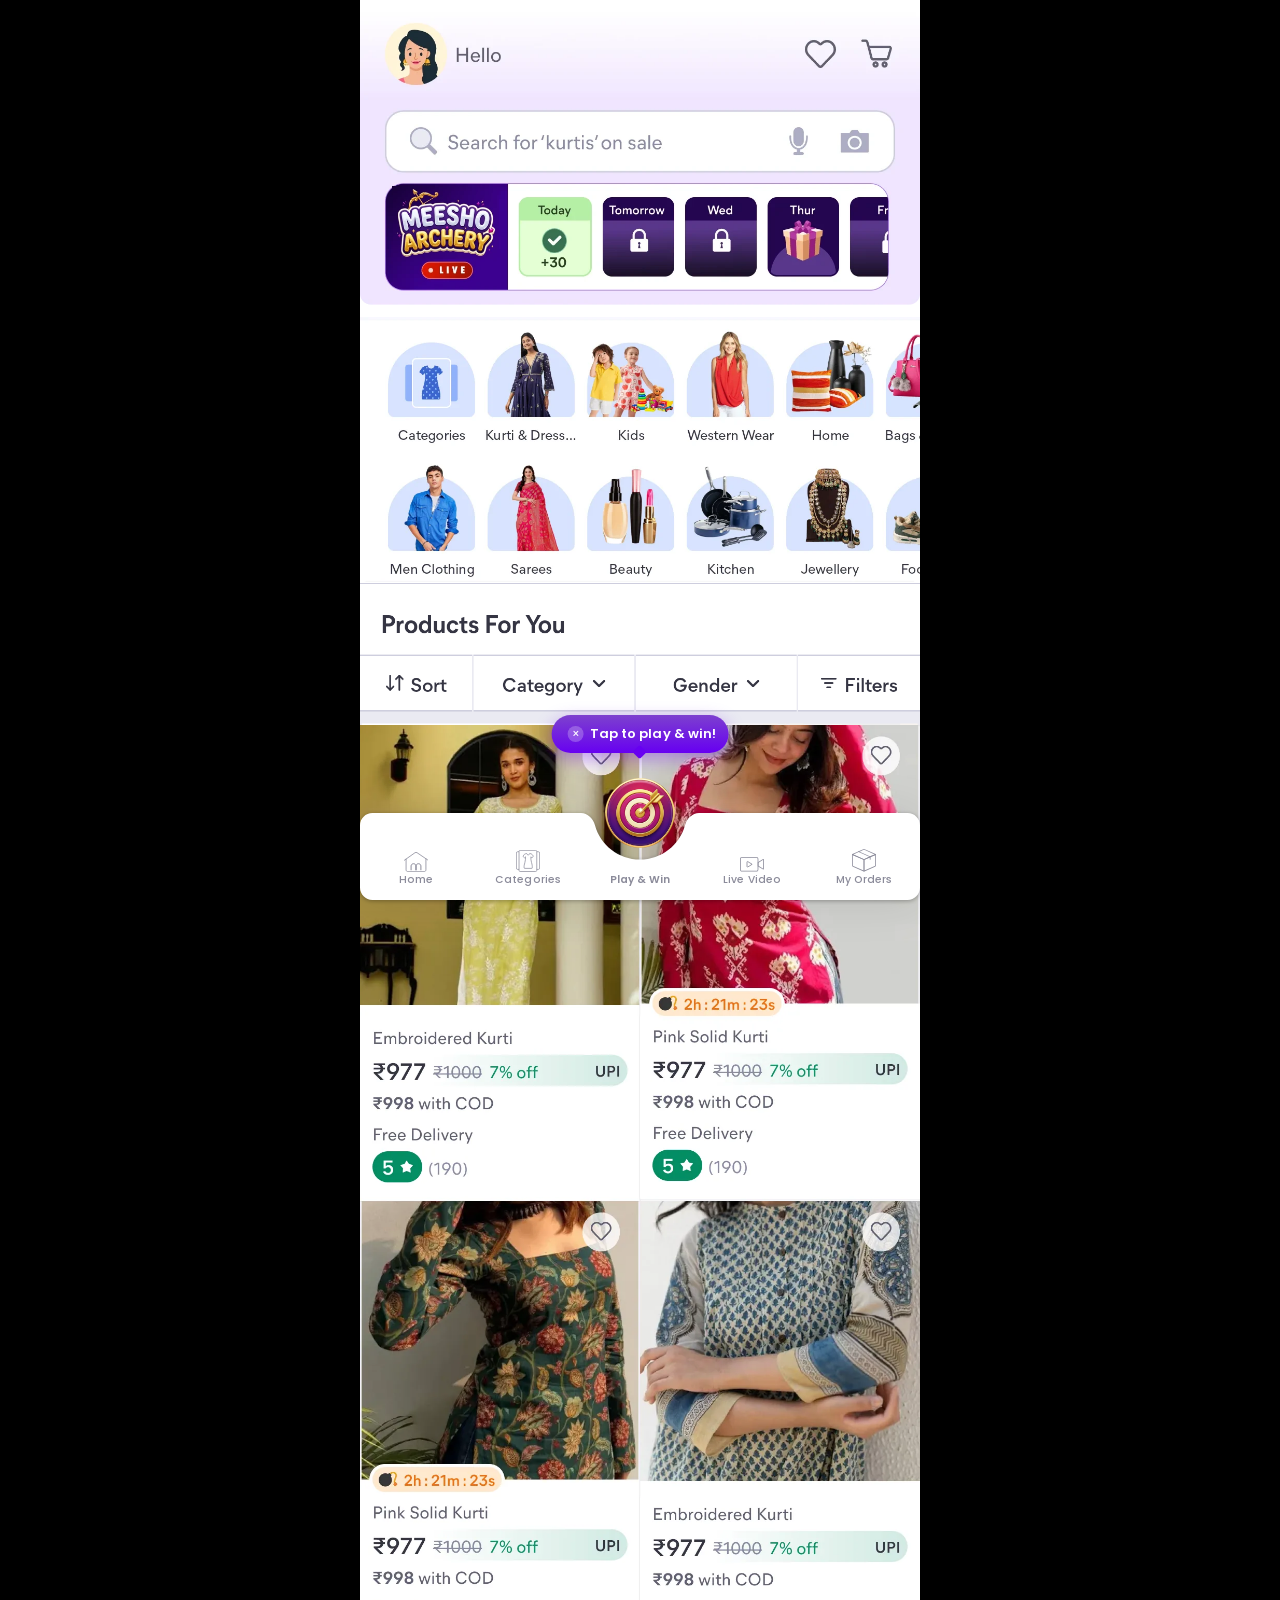
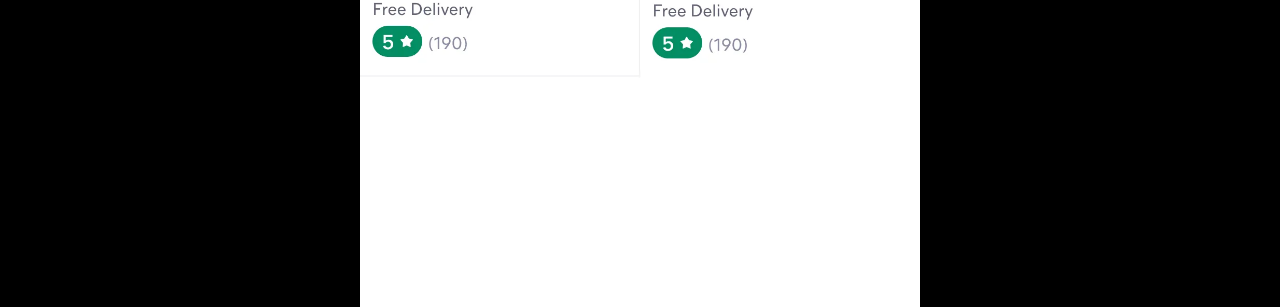
<file: index.html>
<!DOCTYPE html>
<html lang="en">
<head>
  <meta charset="UTF-8" />
  <title>Meesho</title>
  <meta name="viewport" content="width=device-width, initial-scale=1, maximum-scale=1, viewport-fit=cover" />
  <meta name="theme-color" content="#ffffff" />
  <link rel="preconnect" href="https://fonts.googleapis.com" />
  <link rel="preconnect" href="https://fonts.gstatic.com" crossorigin />
  <link href="https://fonts.googleapis.com/css2?family=Poppins:wght@500;600&display=swap" rel="stylesheet" />
  <link rel="stylesheet" href="css/style.css" />
  <link rel="stylesheet" href="css/home.css" />
</head>
<body>
  <main class="screen home-screen" id="home-screen">
    <div class="home-content">
      <div class="home-block">
        <img class="home-img" src="assets/images/home/header.webp" alt="Meesho home header with search and daily rewards" width="1080" height="611" />
        <button class="widget-hotspot" id="widget-hotspot" aria-label="Open Meesho Archery game"></button>
      </div>

      <img class="home-img" src="assets/images/home/categories.webp" alt="Shop by category" width="1080" height="511" />
      <img class="home-img" src="assets/images/home/filters.png" alt="Products for you" width="1080" height="276" />
      <img class="home-img" src="assets/images/home/products.webp" alt="Recommended products" width="1080" height="2046" />

      <div class="home-nav-spacer" aria-hidden="true"></div>
    </div>

    <nav class="bottom-nav" aria-label="Primary">
      <div class="nav-nudge" id="nav-nudge" role="status">
        <button class="nav-nudge__close" id="nav-nudge-close" type="button" aria-label="Dismiss">&times;</button>
        <span>Tap to play &amp; win!</span>
        <span class="nav-nudge__tail" aria-hidden="true"></span>
      </div>

      <img class="bottom-nav__surface" src="assets/images/home/nav-surface.svg" alt="" aria-hidden="true" />

      <div class="bottom-nav__row">
        <button class="nav-item" type="button">
          <svg viewBox="0 0 24.2317 20.28" fill="none" xmlns="http://www.w3.org/2000/svg">
            <path d="M0.400032 8.31479L11.065 0.745629C11.6969 0.297211 12.5407 0.288151 13.182 0.722898L23.8317 7.94239" stroke="currentColor" stroke-width="0.8" stroke-linecap="round"/>
            <path d="M2.108 7.16096V18.0229C2.108 19.0485 2.93948 19.88 3.96515 19.88H20.2663C21.292 19.88 22.1234 19.0485 22.1234 18.0229V6.91459" stroke="currentColor" stroke-width="0.8" stroke-linecap="round"/>
            <g transform="translate(6.66, 11.31)">
              <path d="M5.41244 6.71033V2.81773C5.41078 2.20352 5.15113 1.61493 4.69027 1.18062C4.22941 0.746302 3.60482 0.501573 2.95307 0.500004C2.30189 0.501578 1.67796 0.746496 1.2181 1.18098C0.758245 1.61547 0.499998 2.20407 0.5 2.81773V6.74" stroke="currentColor" stroke-linecap="round" stroke-linejoin="round"/>
              <path d="M10.407 6.71033V2.81773C10.407 2.20407 10.1487 1.61547 9.68885 1.18098C9.22899 0.746496 8.60506 0.501578 7.95389 0.500004V0.500004C7.30271 0.501578 6.67878 0.746496 6.21892 1.18098C5.75907 1.61547 5.50082 2.20407 5.50082 2.81773V6.74" stroke="currentColor" stroke-linecap="round" stroke-linejoin="round"/>
            </g>
          </svg>
          <span>Home</span>
        </button>

        <button class="nav-item" type="button">
          <svg viewBox="0 0 24.1429 22" fill="none" xmlns="http://www.w3.org/2000/svg">
            <path d="M1.65332 1.72852H22.4902C23.2266 1.72863 23.7715 2.26998 23.7715 2.87402V18.4043C23.7714 19.0109 23.2237 19.5575 22.4902 19.5576H1.65332C0.919769 19.5576 0.371227 19.0109 0.371094 18.4043V2.87402C0.371094 2.26991 0.916852 1.72852 1.65332 1.72852Z" stroke="currentColor" stroke-width="0.742857"/>
            <path d="M4.08691 0.371094H19.8535C20.4272 0.371094 20.8846 0.829143 20.8848 1.38379V20.6162C20.8846 21.1709 20.4272 21.6289 19.8535 21.6289H4.08691C3.51326 21.6289 3.05587 21.1709 3.05566 20.6162V1.38379C3.05587 0.829142 3.51326 0.371094 4.08691 0.371094Z" fill="var(--home-nav-bg,#fff)" stroke="currentColor" stroke-width="0.742857"/>
            <path fill-rule="evenodd" clip-rule="evenodd" d="M15.8156 7.69062C15.8906 7.76562 16.0031 7.76563 16.0875 7.7L17.4 6.5375C17.475 6.4625 17.4937 6.35 17.4468 6.25625C16.9687 5.34688 16.3312 4.63438 16.0781 4.3625L15.8062 4.14687C15.3656 3.9125 14.6906 3.65 13.8375 3.5C13.7531 4.14687 13.275 4.67187 12.6562 4.83125C12.6187 4.83125 12.5906 4.85 12.5531 4.85C12.4593 4.86875 12.3656 4.87813 12.2718 4.87813C12.1781 4.87813 12.0843 4.86875 11.9906 4.85C11.9531 4.85 11.925 4.84062 11.8875 4.83125C11.2687 4.67187 10.7906 4.14687 10.7062 3.5C9.86247 3.65 9.19684 3.90313 8.75622 4.1375C8.64372 4.20313 8.54997 4.27813 8.45622 4.37188C8.19372 4.65313 7.57497 5.35625 7.09684 6.25625C7.04997 6.35 7.06872 6.4625 7.14372 6.5375L8.45622 7.7C8.54059 7.76563 8.65309 7.76562 8.72809 7.69062L9.59997 6.85625C9.78747 8.59062 9.45934 10.6531 8.96247 12.3969C8.66247 13.4469 8.37184 14.45 8.25934 15.3594V15.425C8.14684 16.2688 8.05309 17.0937 8.21247 18.0969C8.24997 18.3219 8.45622 18.5 8.68122 18.5H15.8718C16.1062 18.5 16.3125 18.3312 16.3406 18.0969C16.4906 17.1031 16.4062 16.2781 16.2937 15.425V15.3594C16.1812 14.45 15.8906 13.4469 15.5906 12.3969C15.0937 10.6531 14.7656 8.59062 14.9531 6.85625L15.825 7.69062H15.8156Z" stroke="currentColor" stroke-width="0.742857" stroke-linejoin="round"/>
          </svg>
          <span>Categories</span>
        </button>

        <button class="nav-item nav-item--play" id="play-win-btn" type="button" aria-label="Play and win — open Meesho Archery">
          <span class="nav-item__badge">
            <img src="assets/images/home/playwin-badge.webp" alt="" width="400" height="400" />
          </span>
          <span>Play &amp; Win</span>
        </button>

        <button class="nav-item" type="button">
          <svg viewBox="0 0 24.1429 14.6064" fill="none" xmlns="http://www.w3.org/2000/svg">
            <path d="M16.6957 0.789286C17.2436 0.789286 17.7079 1.38357 17.7079 2.08929V12.5264C17.7079 13.2321 17.2436 13.8264 16.6957 13.8264H1.80143C1.25357 13.8264 0.789286 13.2321 0.789286 12.5264V2.08929C0.789286 1.38357 1.25357 0.789286 1.80143 0.789286H16.6957ZM16.6957 0L1.80143 0C0.807857 0 0 0.937857 0 2.08929V12.5264C0 13.6779 0.807857 14.6157 1.80143 14.6157H16.6957C17.6893 14.6157 18.4971 13.6779 18.4971 12.5264V2.08929C18.4971 0.937857 17.6893 0 16.6957 0Z" fill="currentColor"/>
            <path d="M23.3536 2.85071V11.765L18.6271 8.92357V5.71071L23.3536 2.84143M23.5207 1.90357C23.4464 1.90357 23.3721 1.92214 23.2979 1.95L17.8471 5.265V9.36929L23.2979 12.6564C23.3721 12.6936 23.4464 12.7029 23.5207 12.7029C23.855 12.7029 24.1429 12.3779 24.1429 11.9414V2.68357C24.1429 2.23786 23.855 1.91286 23.5207 1.91286V1.90357Z" fill="currentColor"/>
            <path fill-rule="evenodd" clip-rule="evenodd" d="M11.635 6.98286L7.79071 4.58714C7.475 4.39214 7.06643 4.615 7.06643 4.98643V9.61071C7.06643 9.97286 7.46571 10.205 7.78143 10.0193L11.6257 7.79071C11.9321 7.61429 11.9414 7.16857 11.635 6.97357V6.98286Z" stroke="currentColor" stroke-width="0.85" stroke-linecap="round" stroke-linejoin="round"/>
          </svg>
          <span>Live Video</span>
        </button>

        <button class="nav-item" type="button">
          <svg viewBox="0 0 22 20.7392" fill="none" xmlns="http://www.w3.org/2000/svg">
            <path d="M21.6531 4.58795C21.6531 4.58795 21.6277 4.57102 21.6108 4.57102L11.6092 0.137175C11.2115 -0.0405168 10.7715 -0.0405168 10.3654 0.137175L6.08385 2.03256L5.21231 2.42179L0.346923 4.58795C0.135385 4.68948 0 4.90102 0 5.15487V5.20564L0.702308 5.51871L0.998462 5.6541L10.6362 9.92718L10.9831 10.0879L11.3385 9.92718L16.2969 7.72718L17.0077 7.4141L20.9846 5.6541L21.2808 5.51871L21.9831 5.20564V5.15487C21.9831 4.90102 21.8392 4.68948 21.6362 4.58795H21.6531ZM16.7454 6.76256L15.8823 7.15179L11.0169 9.31795L1.22692 4.96871L6.09231 2.81102L6.96385 2.42179L10.6531 0.780252C10.8731 0.687176 11.11 0.687176 11.33 0.780252L20.7731 4.96871L16.7454 6.76256Z" fill="currentColor"/>
            <path d="M21.6532 4.58691L20.7817 4.96768L16.754 6.76153L15.8909 7.15076L11.0256 9.31691L10.6786 9.47768V20.5708L11.0425 20.74L11.3809 20.5792L21.1202 16.2469C21.6702 16.0015 22.0256 15.4515 22.0256 14.8508V5.15384C22.0256 4.89999 21.8817 4.68845 21.6786 4.58691H21.6532ZM21.2979 14.8508C21.2979 15.1723 21.1032 15.4685 20.8071 15.6038L11.364 19.8092V9.93461L16.3225 7.73461L17.0332 7.42153L21.0102 5.65307L21.3063 5.51768V14.8508H21.2979ZM17.0248 7.41307L16.314 7.72615L17.0248 7.42153L21.0017 5.65307L17.0248 7.41307Z" fill="currentColor"/>
            <path d="M11 9.31691L1.22697 4.96768L0.355427 4.58691C0.143889 4.68845 0.00850423 4.89999 0.00850423 5.15384V14.8592C0.00850423 15.4685 0.363889 16.0185 0.913889 16.2554L10.6531 20.5708L11.017 20.74L11.3554 20.5792V9.47768L11.0085 9.31691H11ZM10.6447 19.8008L1.19312 15.6208C0.905427 15.4854 0.710812 15.1892 0.710812 14.8592V5.51768L1.00697 5.65307L10.6447 9.93461V19.8092V19.8008Z" fill="currentColor"/>
            <path d="M17.0162 7.11615V9.57C17.0162 9.76462 16.8554 9.91692 16.6608 9.91692C16.4662 9.91692 16.3138 9.75615 16.3138 9.57V7.33615L15.8823 7.14154L6.09231 2.81769L5.22077 2.42846L6.09231 2.03923L6.96385 2.42846L16.7454 6.76923L16.8131 6.80308C16.94 6.86231 17.0246 6.98923 17.0246 7.12462L17.0162 7.11615Z" fill="currentColor"/>
          </svg>
          <span>My Orders</span>
        </button>
      </div>
    </nav>
  </main>

  <script src="js/home.js"></script>
</body>
</html>
</file>
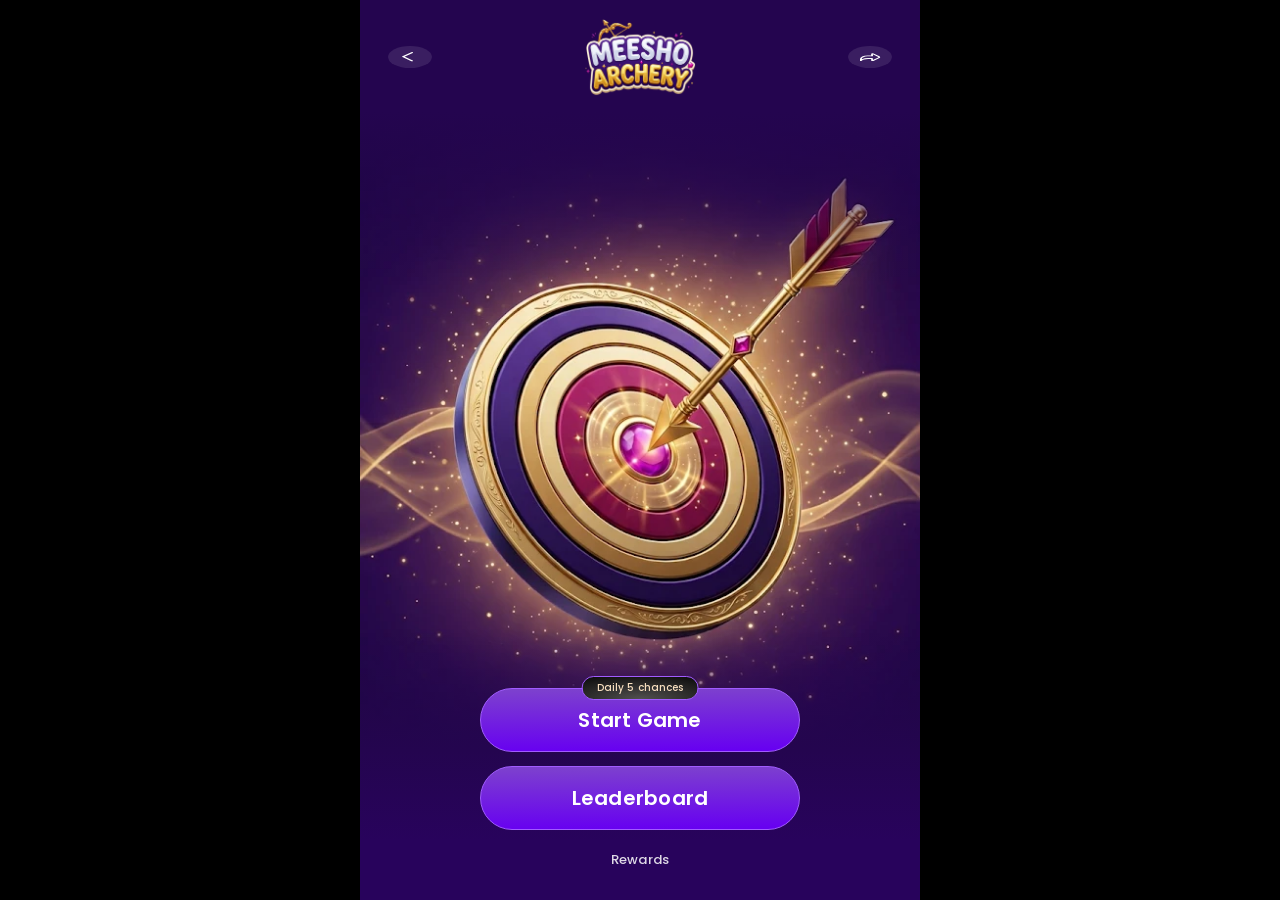
<file: landing.html>
<!DOCTYPE html>
<html lang="en">
<head>
  <meta charset="UTF-8" />
  <title>Meesho Archery</title>
  <meta name="viewport" content="width=device-width, initial-scale=1, maximum-scale=1, viewport-fit=cover" />
  <meta name="theme-color" content="#2a0b55" />
  <link rel="preconnect" href="https://fonts.googleapis.com" />
  <link rel="preconnect" href="https://fonts.gstatic.com" crossorigin />
  <link href="https://fonts.googleapis.com/css2?family=Poppins:wght@500;600&display=swap" rel="stylesheet" />
  <link rel="stylesheet" href="css/style.css" />
  <link rel="stylesheet" href="css/landing.css" />
</head>
<body>
  <main class="screen landing-screen" id="landing-screen">
    <header class="app-header">
      <button class="icon-btn" id="back-btn" aria-label="Back">
        <img src="assets/images/icon-back.svg" alt="" />
      </button>

      <div class="logo">
        <img class="logo__mark" src="assets/images/logo-mark-new.webp" alt="Meesho Archery" width="912" height="636" />
      </div>

      <button class="icon-btn" id="share-btn" aria-label="Share">
        <img src="assets/images/icon-share.svg" alt="" />
      </button>
    </header>

    <div class="landing-stage">
      <div class="hero">
        <img class="hero__image" src="assets/images/hero.webp" alt="Archery target with a golden arrow" width="572" height="1024" />
        <div class="hero__fade-top"></div>
      </div>

      <div class="landing-actions">
        <div class="play-gate">
          <div class="plays-chip" id="landing-plays-chip">
            <span class="plays-chip__text" id="landing-plays-chip-text"></span>
          </div>
          <button class="btn btn--primary" id="start-game-btn">Start Game</button>
        </div>
        <button class="btn btn--secondary" id="leaderboard-btn">Leaderboard</button>
        <button class="link-btn" id="rewards-btn">Rewards</button>
      </div>
    </div>
  </main>

  <script type="module" src="js/main.js?v=3"></script>
</body>
</html>
</file>
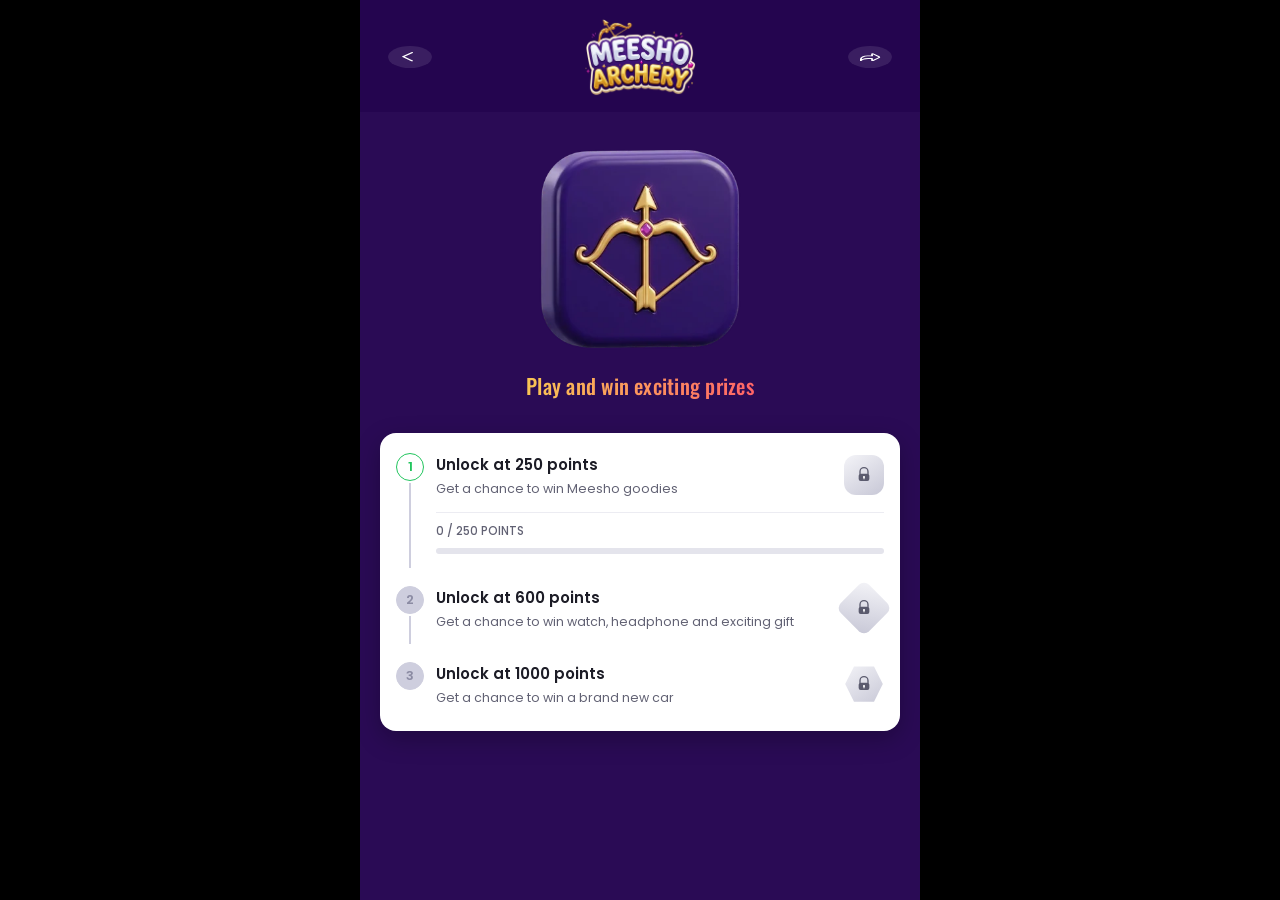
<file: rewards.html>
<!DOCTYPE html>
<html lang="en">
<head>
  <meta charset="UTF-8" />
  <title>Meesho Archery - Rewards</title>
  <meta name="viewport" content="width=device-width, initial-scale=1, maximum-scale=1, viewport-fit=cover" />
  <meta name="theme-color" content="#2a0b55" />
  <link rel="preconnect" href="https://fonts.googleapis.com" />
  <link rel="preconnect" href="https://fonts.gstatic.com" crossorigin />
  <link href="https://fonts.googleapis.com/css2?family=Poppins:wght@500;600&family=Oswald:wght@500;600&display=swap" rel="stylesheet" />
  <link rel="stylesheet" href="css/style.css" />
  <link rel="stylesheet" href="css/rewards.css" />
</head>
<body>
  <main class="screen rewards-screen" id="rewards-screen">
    <header class="app-header">
      <button class="icon-btn" id="back-btn" aria-label="Back">
        <img src="assets/images/icon-back.svg" alt="" />
      </button>

      <div class="logo">
        <img class="logo__mark" src="assets/images/logo-mark-new.webp" alt="Meesho Archery" width="912" height="636" />
      </div>

      <button class="icon-btn" id="share-btn" aria-label="Share">
        <img src="assets/images/icon-share.svg" alt="" />
      </button>
    </header>

    <div class="rewards-hero">
      <div class="rewards-hero__icon">
        <img src="assets/images/rewards-bow-icon.webp" alt="Bow and arrow" width="320" height="320" />
      </div>
      <p class="rewards-hero__tagline">Play and win exciting prizes</p>
    </div>

    <div class="rewards-card">
      <ul class="tier-list">
        <li class="tier tier--current">
          <div class="tier__marker">
            <span class="tier__circle">1</span>
            <span class="tier__line"></span>
          </div>
          <div class="tier__body">
            <div class="tier__row">
              <div class="tier__text">
                <h3 class="tier__title">Unlock at 250 points</h3>
                <p class="tier__desc">Get a chance to win Meesho goodies</p>
              </div>
              <span class="lock-badge lock-badge--square" aria-hidden="true">
                <svg viewBox="0 0 24 24" fill="none">
                  <path d="M6 10V7a6 6 0 1 1 12 0v3" stroke="#5b5b6e" stroke-width="2" stroke-linecap="round" />
                  <rect x="4" y="10" width="16" height="11" rx="3" fill="#5b5b6e" />
                  <circle cx="12" cy="15" r="1.6" fill="#fff" />
                  <rect x="11.2" y="15.4" width="1.6" height="3" fill="#fff" />
                </svg>
              </span>
            </div>
            <div class="tier__progress">
              <span class="tier__progress-label">0 / 250 POINTS</span>
              <div class="tier__progress-track">
                <div class="tier__progress-fill"></div>
              </div>
            </div>
          </div>
        </li>

        <li class="tier">
          <div class="tier__marker">
            <span class="tier__circle">2</span>
            <span class="tier__line"></span>
          </div>
          <div class="tier__body">
            <div class="tier__row">
              <div class="tier__text">
                <h3 class="tier__title">Unlock at 600 points</h3>
                <p class="tier__desc">Get a chance to win watch, headphone and exciting gift</p>
              </div>
              <span class="lock-badge lock-badge--diamond" aria-hidden="true">
                <svg viewBox="0 0 24 24" fill="none">
                  <path d="M6 10V7a6 6 0 1 1 12 0v3" stroke="#5b5b6e" stroke-width="2" stroke-linecap="round" />
                  <rect x="4" y="10" width="16" height="11" rx="3" fill="#5b5b6e" />
                  <circle cx="12" cy="15" r="1.6" fill="#fff" />
                  <rect x="11.2" y="15.4" width="1.6" height="3" fill="#fff" />
                </svg>
              </span>
            </div>
          </div>
        </li>

        <li class="tier tier--last">
          <div class="tier__marker">
            <span class="tier__circle">3</span>
          </div>
          <div class="tier__body">
            <div class="tier__row">
              <div class="tier__text">
                <h3 class="tier__title">Unlock at 1000 points</h3>
                <p class="tier__desc">Get a chance to win a brand new car</p>
              </div>
              <span class="lock-badge lock-badge--hex" aria-hidden="true">
                <svg viewBox="0 0 24 24" fill="none">
                  <path d="M6 10V7a6 6 0 1 1 12 0v3" stroke="#5b5b6e" stroke-width="2" stroke-linecap="round" />
                  <rect x="4" y="10" width="16" height="11" rx="3" fill="#5b5b6e" />
                  <circle cx="12" cy="15" r="1.6" fill="#fff" />
                  <rect x="11.2" y="15.4" width="1.6" height="3" fill="#fff" />
                </svg>
              </span>
            </div>
          </div>
        </li>
      </ul>
    </div>
  </main>

  <script src="js/rewards.js"></script>
</body>
</html>
</file>
<file: css/style.css>
:root {
  --color-bg-deep: #24054f;
  --color-bg: #2a0b55;
  --color-bg-fade: #28035c;
  /* Outermost ring color of the game screen's circular target graphic
     (css/game.css .arena__target). Shared as a variable so the conveyor
     strip and bow/quiver panel can match it exactly instead of falling
     back to --color-bg, which is a visibly different shade and was
     creating a hard seam right where the target's rings meet those
     neighboring regions — looking like a solid box cutting into the
     target artwork. */
  --color-target-outer: #320d65;
  --color-purple-light: #a15cff;
  --color-btn-grad-top: #7d41ce;
  --color-btn-grad-bottom: #6700f1;
  --color-white: #ffffff;

  --font-body: "Poppins", system-ui, sans-serif;

  /* Figma specs several leaderboard text styles in "Futura" (Condensed
     Medium for headings/names/rank numbers, plain Medium for score/time
     values) — Futura isn't a licensed web font we can self-host or pull
     from Google Fonts, but it ships natively on macOS/iOS, so naming it
     first lets those devices render the exact intended typeface. Oswald
     (already loaded via Google Fonts) is the closest visual match as a
     fallback everywhere else, condensed weight and all. */
  --font-display-condensed: "Futura Condensed Medium", "Futura", "Oswald", var(--font-body);
  --font-display: "Futura Medium", "Futura", "Oswald", var(--font-body);

  --safe-top: env(safe-area-inset-top, 0px);
  --safe-bottom: env(safe-area-inset-bottom, 0px);
}

* {
  box-sizing: border-box;
}

.sr-only {
  position: absolute;
  width: 1px;
  height: 1px;
  padding: 0;
  margin: -1px;
  overflow: hidden;
  clip: rect(0, 0, 0, 0);
  white-space: nowrap;
  border: 0;
}

html,
body {
  margin: 0;
  padding: 0;
  min-height: 100vh;
  min-height: 100dvh;
  overflow: hidden;
  overscroll-behavior: none;
  background: #000;
  font-family: var(--font-body);
  -webkit-tap-highlight-color: transparent;
}

/* index.html's mock home feed (see .home-screen in css/home.css), plus
   rewards.html and leaderboard.html (see .rewards-screen / .leaderboard-screen
   below), are screens whose content height isn't guaranteed to fit one
   viewport — the leaderboard card and reward tiers can run taller than a
   short/small phone's screen. Undo the fixed-viewport lock above for them so
   document-level scroll works on iOS/Android instead of silently clipping
   whatever doesn't fit. game.html and landing.html deliberately keep the
   fixed-viewport lock — they're designed to always fit in exactly one
   screen. */
body:has(.home-screen, .rewards-screen, .leaderboard-screen) {
  overflow-y: auto;
  overscroll-behavior-y: auto;
}

button {
  font-family: inherit;
  cursor: pointer;
  border: none;
  background: none;
  color: inherit;
  padding: 0;
  margin: 0;
  appearance: none;
  -webkit-appearance: none;
}

img {
  display: block;
  max-width: 100%;
}

.screen {
  position: relative;
  width: 100%;
  max-width: 560px;
  min-height: 100vh;
  min-height: 100dvh;
  margin: 0 auto;
  overflow: hidden;
  overscroll-behavior: none;
  touch-action: none;
  background: var(--color-bg);
}

/* rewards.html and leaderboard.html: their content height depends on the
   tier list / leaderboard card, which can run taller than a short phone's
   viewport (e.g. the leaderboard card has a 460px min-height floor — see
   .leaderboard-card in css/leaderboard.css — that alone can exceed the
   space left after the header+hero on small screens). Let these two screens
   grow past one viewport and scroll instead of clipping. Unlike
   .home-screen (css/home.css), keep min-height:100vh/100dvh from .screen
   above so the purple background still fills the whole screen when content
   is short, and only grows taller when content actually needs it. */
.rewards-screen,
.leaderboard-screen {
  overflow: visible;
  overscroll-behavior: auto;
  touch-action: pan-y;
}

.icon-btn {
  display: flex;
  align-items: center;
  justify-content: center;
  width: clamp(36px, 9.5vw, 44px);
  height: clamp(36px, 9.5vw, 44px);
  flex: 0 0 auto;
  border-radius: 50%;
  overflow: hidden;
  line-height: 0;
}

.icon-btn img {
  width: 100%;
  height: 100%;
  object-fit: contain;
}

/* ---------- Shared app header (back / logo / share row) ---------- */

.app-header {
  display: flex;
  align-items: center;
  justify-content: space-between;
  flex: 0 0 auto;
  gap: clamp(8px, 3vw, 16px);
  padding: calc(var(--safe-top) + clamp(10px, 3vh, 18px)) clamp(16px, 5vw, 28px) clamp(10px, 3vh, 16px);
  background: var(--color-bg-deep);
  position: relative;
  z-index: 3;
}

.logo {
  position: relative;
  /* Sized directly to match the Figma reference (node 131:1467), where the
     logo box is ~80x55.61 inside a 360-wide screen (~22% of screen width).
     Unlike the old two-layer glow+text logo, this single flattened image
     (logo-mark-new.webp, 912x636 ~= node 137:1763) fills its box edge to
     edge with no transparent bleed margin, so it needs a smaller box to
     read at the same visual size — no extra transform/zoom needed. */
  width: clamp(72px, 22vw, 112px);
  aspect-ratio: 912 / 636;
  flex: 0 0 auto;
}

.logo__mark {
  position: absolute;
  inset: 0;
  width: 100%;
  height: 100%;
  object-fit: contain;
}

/* ---------- Shared buttons ---------- */

.btn {
  width: 100%;
  max-width: 320px;
  border: 1px solid var(--color-purple-light);
  border-radius: 999px;
  padding: clamp(12px, 2vh, 16px) 24px;
  font-family: var(--font-body);
  font-weight: 600;
  font-size: clamp(16px, 4.6vw, 20px);
  letter-spacing: 0.24px;
  text-align: center;
  color: var(--color-white);
  background-image: linear-gradient(179.5deg, var(--color-btn-grad-top) 1.4%, var(--color-btn-grad-bottom) 98.4%);
  transition: transform 0.12s ease, filter 0.12s ease;
}

.btn:active {
  transform: scale(0.97);
  filter: brightness(0.95);
}

/* Daily-play-limit-exhausted state (Figma node 131:1467) — same "Start
   Game"/"Play Again" label, but greyed out and inert once the day's plays
   are used up. Uses the native disabled attribute rather than a class so
   the button is also actually unclickable, not just visually dimmed. */
.btn:disabled {
  border-color: #5b5b5b;
  color: #9d9d9d;
  background-image: linear-gradient(179.5deg, rgb(94, 94, 94) 1.4%, rgb(58, 58, 58) 98.4%);
  cursor: not-allowed;
}

.btn:disabled:active {
  transform: none;
  filter: none;
}

/* ---------- Shared "plays left today" chip ---------- */
/* Sits half inside / half outside the top edge of whichever "start a round"
   button it's paired with (Start Game on landing.html, Play Again on the
   game-over overlay and on leaderboard.html) — see Figma nodes 131:1505
   ("Daily N chances"), 131:1429 ("N chances left") and 131:1467 ("Come back
   tomorrow"). The wrapping element must be `position: relative` with the
   button as its only other child for the overlap math below to line up. */
.play-gate {
  position: relative;
  width: 100%;
  max-width: 320px;
  display: flex;
  flex-direction: column;
  align-items: center;
}

.plays-chip {
  position: absolute;
  top: -12px; /* half the chip's own height, so its vertical center sits on the button's top edge */
  left: 50%;
  transform: translateX(-50%);
  z-index: 2;
  display: inline-flex;
  align-items: center;
  justify-content: center;
  height: 24px;
  padding: 0 14px;
  border: 1px solid var(--color-purple-light);
  border-radius: 999px;
  white-space: nowrap;
  pointer-events: none;
  /* Dark radial gradient from the Figma fill, approximated as a plain
     radial-gradient (the source is a skewed-matrix SVG gradient) since the
     chip's width varies with its text and a fixed-size SVG background
     wouldn't stretch correctly. */
  background: radial-gradient(
    100% 140% at 50% 100%,
    rgba(81, 80, 79, 1) 0%,
    rgba(61, 60, 59, 1) 25%,
    rgba(41, 40, 39, 1) 50%,
    rgba(20, 20, 20, 1) 75%,
    rgba(10, 10, 10, 1) 87.5%,
    rgba(0, 0, 0, 1) 100%
  );
}

.plays-chip__text {
  font-family: var(--font-body);
  font-weight: 500;
  font-size: 10px;
  letter-spacing: 0.12px;
  color: #f9e1c1;
  line-height: 1;
}

.link-btn {
  font-size: clamp(11px, 3vw, 13px);
  font-weight: 500;
  letter-spacing: 0.144px;
  color: var(--color-white);
  opacity: 0.85;
  padding: 6px 12px;
}

.link-btn:active {
  opacity: 1;
}
</file>
<file: css/home.css>
/* ---------- Homepage screen (mostly image-based, kept responsive) ---------- */

.home-screen {
  overflow: visible;
  min-height: auto;
  overscroll-behavior: auto;
  touch-action: pan-y;
  background: #ffffff;
  color: #1c1c26;
}

.home-content {
  display: block;
  width: 100%;
}

.home-img {
  display: block;
  width: 100%;
  height: auto;
}

.home-block {
  position: relative;
  width: 100%;
  line-height: 0;
}

/* Invisible tap target laid over the "Meesho Archery" daily-progress widget
   baked into the header image. Box is tuned to the widget's card row so the
   whole card (across the horizontal scroll strip) is tappable. */
.widget-hotspot {
  position: absolute;
  left: 4.4%;
  top: 58.3%;
  width: 91.2%;
  height: 32.9%;
  padding: 0;
  border: none;
  background: transparent;
  cursor: pointer;
  border-radius: 14px;
  -webkit-tap-highlight-color: transparent;
}

.widget-hotspot:active {
  background: rgba(255, 255, 255, 0.08);
}

/* ---------- Bottom navigation ---------- */

.bottom-nav {
  position: fixed;
  left: 50%;
  bottom: 0;
  transform: translateX(-50%);
  width: 100%;
  max-width: 560px;
  aspect-ratio: 360 / 56;
  z-index: 50;
}

.bottom-nav__surface {
  position: absolute;
  inset: 0;
  width: 100%;
  height: 100%;
  display: block;
  filter: drop-shadow(0px 1px 2px rgba(0, 0, 0, 0.3)) drop-shadow(0px 1px 21px rgba(0, 0, 0, 0.1));
}

.bottom-nav__row {
  /* NOTE: use top/bottom (not padding-bottom) to reserve space at the base of
     the bar. Percentage padding/margin on the vertical axis always resolves
     against the containing block's WIDTH per spec, which is wrong here since
     this box is short and wide — top/bottom offsets on an absolutely
     positioned element correctly resolve against the container's HEIGHT. */
  position: absolute;
  left: 0;
  right: 0;
  top: 0;
  bottom: 14%;
  display: flex;
  align-items: flex-end;
}

.nav-item {
  flex: 1 1 0;
  display: flex;
  flex-direction: column;
  align-items: center;
  justify-content: flex-end;
  gap: 5%;
  color: #8b8b9a;
  font-size: clamp(8.5px, 2.55vw, 10.5px);
  font-weight: 500;
  letter-spacing: 0.1px;
  transition: opacity 0.12s ease;
}

.nav-item:active {
  opacity: 0.6;
}

.nav-item svg {
  width: clamp(19px, 6.1vw, 24px);
  height: auto;
  flex: 0 0 auto;
}

.nav-item--active {
  color: #6700f1;
}

/* Center "Play & Win" slot: this item stretches to the row's full cross-axis
   size (instead of shrinking to its content, like its siblings) so its top
   edge lines up with the nav bar's top edge. The circular badge is then
   absolutely positioned at that top edge and floats above the bar, matching
   the Figma design where the badge nests into the surface's notch cutout. */
.nav-item--play {
  align-self: stretch;
  justify-content: flex-end;
  position: relative;
  font-weight: 600;
}

.nav-item__badge {
  position: absolute;
  top: 0;
  left: 50%;
  width: 92%; /* 92% of this item's width (1/5 of bar) ≈ 18.4% of full bar width */
  aspect-ratio: 1 / 1;
  transform: translate(-50%, -50%);
  pointer-events: none;
}

.nav-item__badge img {
  width: 100%;
  height: 100%;
  display: block;
  object-fit: contain;
}

.home-nav-spacer {
  width: 100%;
  aspect-ratio: 360 / 78;
}

/* ---------- "Play & Win" nudge tooltip ---------- */
/* A one-time, dismissible coach-mark that points down at the Play & Win nav
   item, nudging first-time visitors toward the archery game. Anchored to
   .bottom-nav (not .nav-item--play) since that item is exactly the 3rd of 5
   equal-width flex children, i.e. horizontally centered in the bar already —
   so centering the nudge on the bar centers it on the badge too. */

.nav-nudge {
  position: absolute;
  left: 50%;
  bottom: 100%;
  /* Clear the floating Play & Win badge, not just the bar's top edge. The
     badge is 92% of a nav-item's width (1/5 of the bar) and centered on the
     bar's top edge, so its own top half pokes up 9.2% of the bar's width
     above that edge (see .nav-item__badge). Margin percentages always
     resolve against the containing block's WIDTH regardless of axis (same
     quirk noted on .bottom-nav__row below), which conveniently matches the
     badge's own width-based scaling — so this stays clear of the badge at
     any viewport size. The extra few px is just breathing room for the
     tail, kept small so the bubble reads as pointing at the icon. */
  margin-bottom: calc(9.2% + 8px);
  display: flex;
  align-items: center;
  gap: 6px;
  white-space: nowrap;
  padding: 9px 12px 9px 16px;
  border-radius: 999px;
  background-image: linear-gradient(179.5deg, var(--color-btn-grad-top, #7d41ce) 1.4%, var(--color-btn-grad-bottom, #6700f1) 98.4%);
  color: #fff;
  font-family: var(--font-body);
  font-weight: 600;
  font-size: clamp(11.5px, 3.2vw, 13px);
  letter-spacing: 0.1px;
  box-shadow: 0 6px 18px rgba(103, 0, 241, 0.38);
  cursor: pointer;
  z-index: 51;
  animation: nav-nudge-in 0.32s ease-out both, nav-nudge-bob 1.8s ease-in-out 0.32s infinite;
}

.nav-nudge[hidden] {
  display: none;
}

.nav-nudge__tail {
  position: absolute;
  bottom: -4px;
  left: 50%;
  width: 10px;
  height: 10px;
  transform: translateX(-50%) rotate(45deg);
  background: var(--color-btn-grad-bottom, #6700f1);
  border-radius: 2px;
}

.nav-nudge__close {
  flex: 0 0 auto;
  width: 16px;
  height: 16px;
  display: flex;
  align-items: center;
  justify-content: center;
  padding: 0;
  border: none;
  border-radius: 50%;
  background: rgba(255, 255, 255, 0.24);
  color: #fff;
  font-size: 12px;
  line-height: 1;
  cursor: pointer;
}

@keyframes nav-nudge-in {
  from {
    opacity: 0;
    transform: translate(-50%, 6px) scale(0.92);
  }
  to {
    opacity: 1;
    transform: translate(-50%, 0) scale(1);
  }
}

@keyframes nav-nudge-bob {
  0%,
  100% {
    transform: translate(-50%, 0);
  }
  50% {
    transform: translate(-50%, -5px);
  }
}

@media (prefers-reduced-motion: reduce) {
  .nav-nudge {
    animation: nav-nudge-in 0.32s ease-out both;
  }
}
</file>
<file: css/landing.css>
.landing-screen {
  display: flex;
  flex-direction: column;
  color: var(--color-white);
}

/* ---------- Stage (hero image + actions overlap, like the Figma reference) ---------- */

.landing-stage {
  position: relative;
  flex: 1 1 auto;
  min-height: 0;
  overflow: hidden;
  background: var(--color-bg-deep);
}

/* ---------- Hero ---------- */

.hero {
  position: absolute;
  inset: 0;
}

.hero__image {
  position: absolute;
  inset: 0;
  width: 100%;
  height: 100%;
  object-fit: cover;
  /* New target-and-arrow artwork (Figma node 129:1384) is a tall 572x1024
     source. On typical narrow/tall phone viewports this box is
     height-bound (scales to fill height, crops only a sliver off the
     sides), so vertical position barely matters there. But on short or
     wide viewports (landscape phones, short windows) the box becomes
     width-bound instead and crops vertically — a top-anchored position
     (50% 0%) was cropping straight into empty background above the
     artwork and hiding the whole target on short screens. The actual
     target+arrow artwork sits roughly in the 20%-60% band of the source
     image's height, so anchoring at 50% 40% keeps that band centered in
     the visible crop across the widest range of viewport aspect ratios,
     instead of only working for the tall-phone case. */
  object-position: 50% 40%;
}

.hero__fade-top {
  position: absolute;
  top: 0;
  left: 0;
  right: 0;
  height: 22%;
  background: linear-gradient(to bottom, var(--color-bg-deep) 0%, rgba(36, 5, 79, 0) 100%);
  pointer-events: none;
}

/* ---------- Actions ---------- */

.landing-actions {
  flex: 0 0 auto;
  display: flex;
  flex-direction: column;
  align-items: center;
  gap: clamp(10px, 2.2vh, 14px);
  padding: clamp(28px, 8vh, 48px) clamp(24px, 10vw, 64px) calc(var(--safe-bottom) + clamp(16px, 3vh, 24px));
  background: linear-gradient(
    to bottom,
    rgba(42, 11, 85, 0) 0%,
    var(--color-bg-deep) 45%,
    var(--color-bg-fade) 78%
  );
  position: absolute;
  left: 0;
  right: 0;
  bottom: 0;
  z-index: 2;
}

/* Headroom for the plays-left chip's upward overlap (see .plays-chip in
   css/style.css) so it doesn't collide with the hero art above it. */
.landing-actions .play-gate {
  margin-top: 12px;
}

/* ---------- Small-height phones: keep hero from disappearing ---------- */
@media (max-height: 640px) {
  .landing-stage {
    min-height: 34dvh;
  }
}
</file>
<file: css/rewards.css>
.rewards-screen {
  display: flex;
  flex-direction: column;
  padding-bottom: clamp(24px, 6vh, 40px);
}

/* ---------- Hero (bow icon + tagline) ---------- */

.rewards-hero {
  display: flex;
  flex-direction: column;
  align-items: center;
  padding: clamp(20px, 5vh, 32px) 24px clamp(24px, 5vh, 32px);
}

.rewards-hero__icon {
  width: clamp(140px, 42vw, 210px);
  aspect-ratio: 1 / 1;
}

.rewards-hero__icon img {
  width: 100%;
  height: 100%;
  object-fit: contain;
}

.rewards-hero__tagline {
  margin: clamp(10px, 2.5vh, 16px) 0 0;
  /* Figma spec calls for "Futura Condensed Medium", which isn't a free/web
     font. Oswald is the closest freely-licensed condensed geometric sans
     substitute, so it's loaded from Google Fonts and used here with a
     regular sans-serif fallback chain. */
  font-family: "Oswald", "Futura", var(--font-body);
  font-weight: 500;
  font-size: clamp(17px, 4.8vw, 21px);
  letter-spacing: 0.24px;
  text-align: center;
  background-image: linear-gradient(90deg, #f9c554 0%, #ff6467 100%);
  background-clip: text;
  -webkit-background-clip: text;
  color: transparent;
  -webkit-text-fill-color: transparent;
}

/* ---------- Rewards card ---------- */

.rewards-card {
  margin: 0 20px;
  padding: 4px 16px;
  background: #ffffff;
  border-radius: 16px;
  box-shadow: 0 8px 24px rgba(0, 0, 0, 0.25);
}

.tier-list {
  list-style: none;
  margin: 0;
  padding: 0;
}

.tier {
  display: flex;
  align-items: stretch;
  gap: 12px;
}

.tier__marker {
  flex: 0 0 auto;
  width: 28px;
  display: flex;
  flex-direction: column;
  align-items: center;
}

.tier__circle {
  flex: 0 0 auto;
  width: 28px;
  height: 28px;
  border-radius: 50%;
  display: flex;
  align-items: center;
  justify-content: center;
  font-family: var(--font-body);
  font-weight: 600;
  font-size: 13px;
  background: #cecede;
  color: #8b8ba3;
  border: 1.5px solid #cecede;
  margin-top: 16px;
}

.tier--current .tier__circle {
  background: #ffffff;
  color: #22c55e;
  border-color: #22c55e;
}

.tier__line {
  flex: 1 1 auto;
  width: 2px;
  background: #cecede;
  margin: 2px 0;
}

.tier__body {
  flex: 1 1 auto;
  min-width: 0;
  padding: 16px 0;
}

.tier--last .tier__body {
  padding-bottom: 20px;
}

.tier__row {
  display: flex;
  align-items: flex-start;
  gap: 10px;
}

.tier__text {
  flex: 1 1 auto;
  min-width: 0;
}

.tier__title {
  margin: 0 0 4px;
  font-family: var(--font-body);
  font-weight: 600;
  font-size: 15px;
  color: #1c1c26;
}

.tier__desc {
  margin: 0;
  font-family: var(--font-body);
  font-weight: 400;
  font-size: 12.5px;
  line-height: 1.4;
  color: #616173;
}

.tier__progress {
  margin-top: 14px;
}

.tier__progress-label {
  display: block;
  margin-bottom: 8px;
  font-family: var(--font-body);
  font-weight: 500;
  font-size: 11.5px;
  color: #616173;
  padding-top: 10px;
  border-top: 1px solid #ececf2;
}

.tier__progress-track {
  width: 100%;
  height: 6px;
  border-radius: 999px;
  background: #e4e4ec;
  overflow: hidden;
}

.tier__progress-fill {
  height: 100%;
  width: 0%;
  border-radius: 999px;
  background: linear-gradient(90deg, #7d41ce, #6700f1);
}

/* ---------- Lock badges ---------- */

.lock-badge {
  flex: 0 0 auto;
  width: 40px;
  height: 40px;
  display: flex;
  align-items: center;
  justify-content: center;
  margin-top: 2px;
  background: linear-gradient(145deg, #f4f4f8 0%, #c7c7d6 100%);
}

.lock-badge svg {
  width: 16px;
  height: 16px;
  flex: 0 0 auto;
}

.lock-badge--square {
  border-radius: 30%;
}

.lock-badge--diamond {
  border-radius: 18%;
  transform: rotate(45deg);
}

.lock-badge--diamond svg {
  transform: rotate(-45deg);
}

.lock-badge--hex {
  clip-path: polygon(25% 6%, 75% 6%, 97% 50%, 75% 94%, 25% 94%, 3% 50%);
}
</file>
